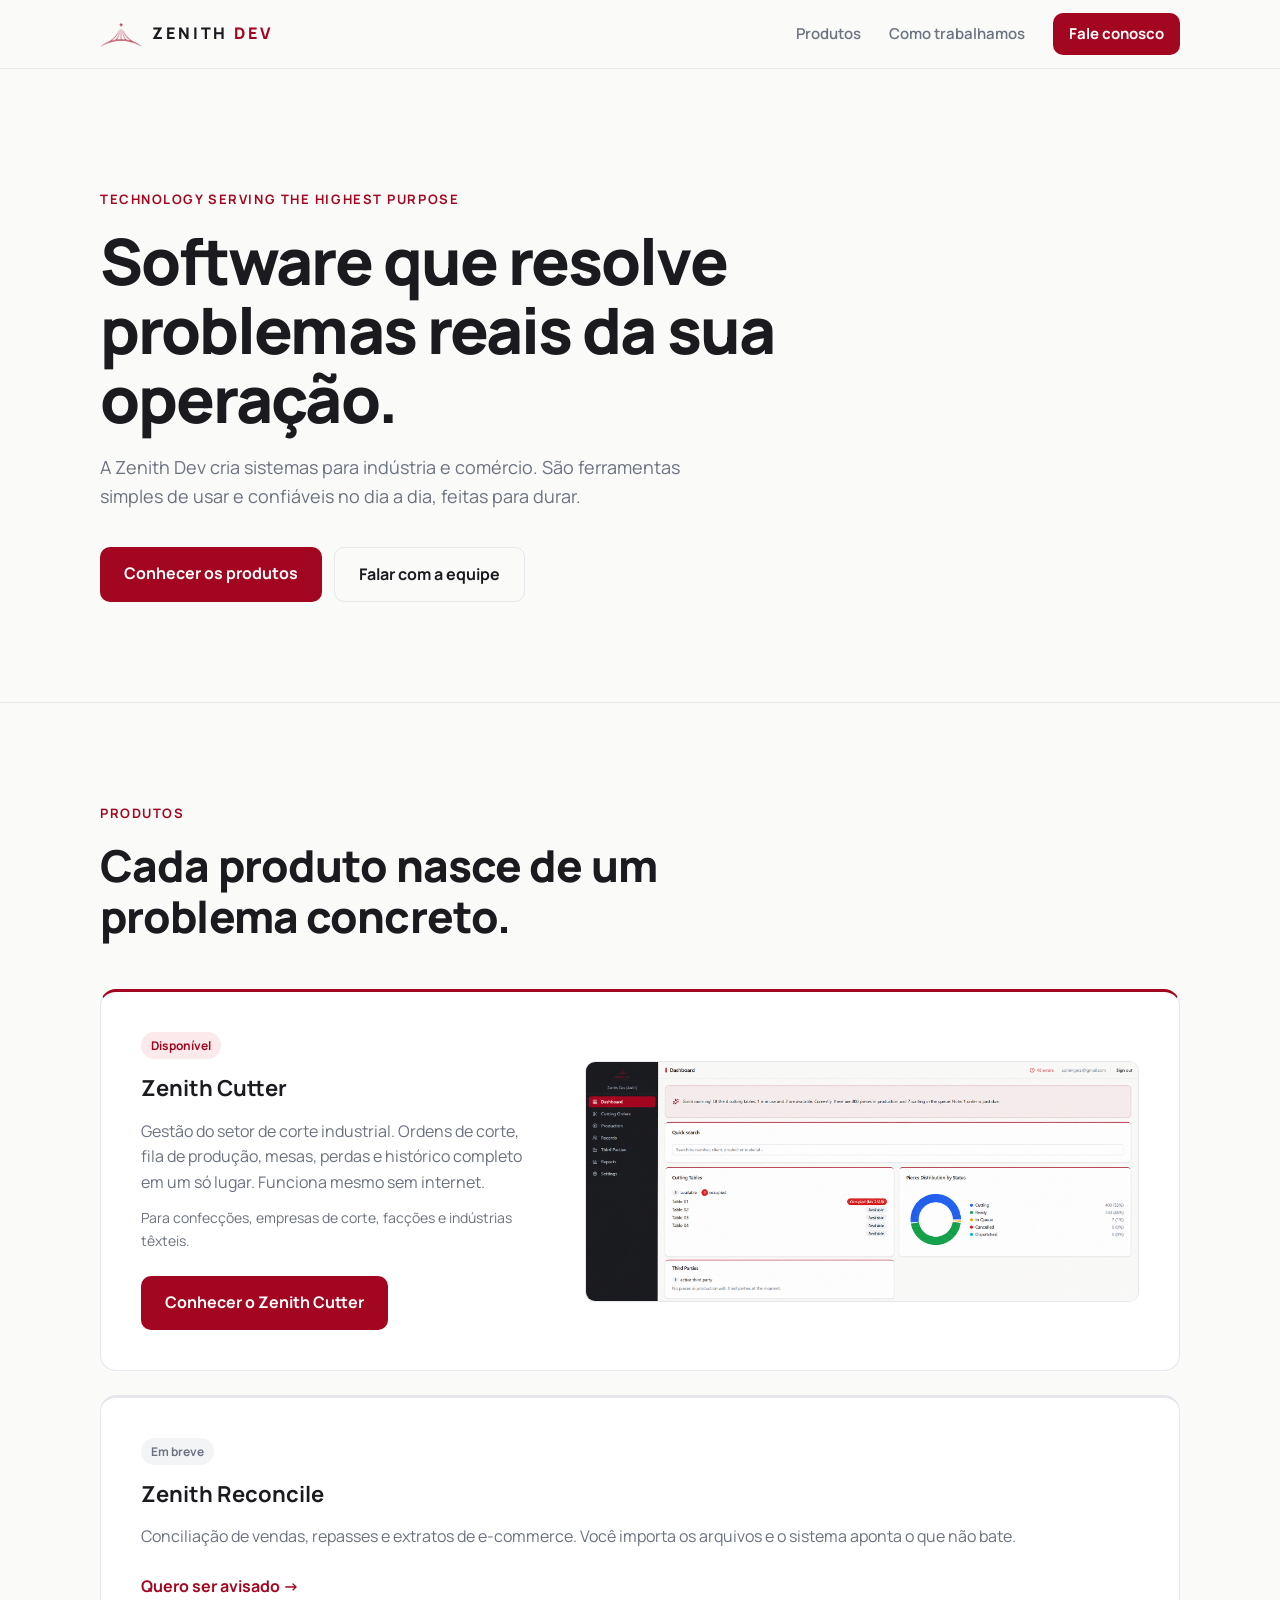
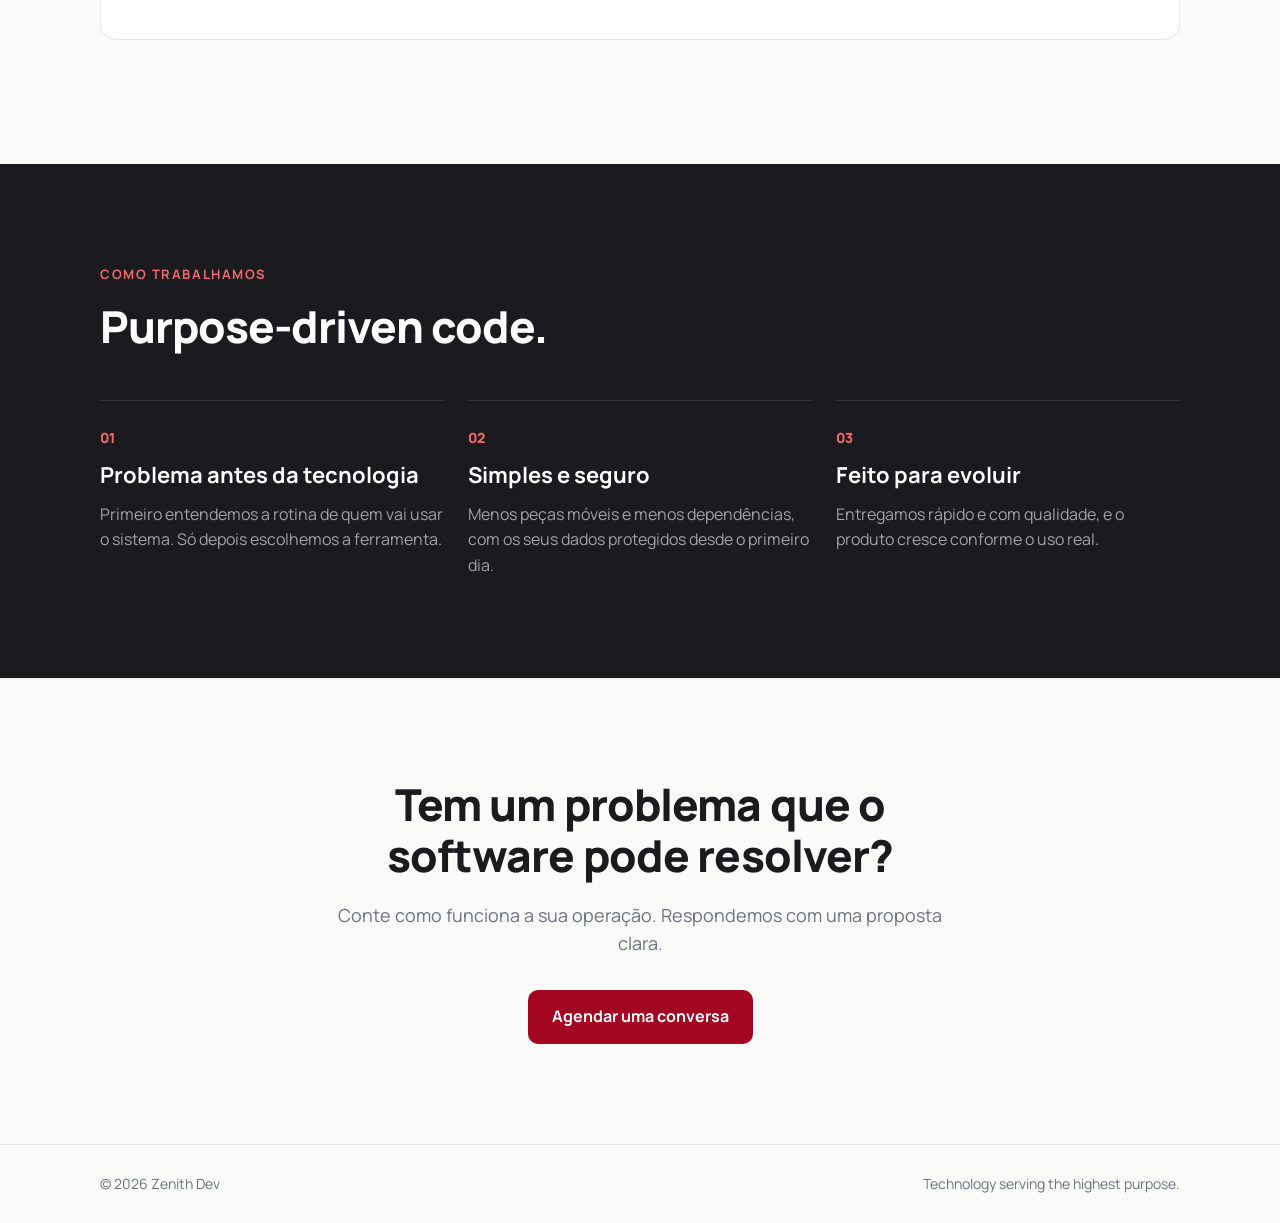
<file: index.html>
<!doctype html>
<html lang="pt-BR">
<head>
  <meta charset="utf-8">
  <meta name="viewport" content="width=device-width, initial-scale=1">
  <title>Zenith Dev | Tecnologia a serviço de um propósito</title>
  <meta name="description" content="A Zenith Dev cria software para problemas reais da indústria e do comércio: Zenith Cutter, Zenith Reconcile e projetos sob medida.">
  <link rel="icon" href="assets/logo-mark.png">
  <link rel="preconnect" href="https://fonts.googleapis.com">
  <link rel="preconnect" href="https://fonts.gstatic.com" crossorigin>
  <link href="https://fonts.googleapis.com/css2?family=Manrope:wght@400;500;600;700;800&display=swap" rel="stylesheet">
  <link rel="stylesheet" href="styles.css">
</head>
<body>
  <header class="nav">
    <div class="wrap nav-inner">
      <a href="#" class="brand" aria-label="Zenith Dev, início">
        <span class="mark" aria-hidden="true"></span>
        <span>ZENITH <small>DEV</small></span>
      </a>
      <nav aria-label="Principal">
        <a href="#produtos">Produtos</a>
        <a href="#principios">Como trabalhamos</a>
        <a href="#contato" class="btn btn-sm">Fale conosco</a>
      </nav>
    </div>
  </header>

  <main>
    <section class="hero">
      <div class="wrap">
        <p class="eyebrow">Technology serving the highest purpose</p>
        <h1>Software que resolve problemas reais da sua operação.</h1>
        <p class="lead">A Zenith Dev cria sistemas para indústria e comércio. São ferramentas simples de usar e confiáveis no dia a dia, feitas para durar.</p>
        <div class="actions">
          <a href="#produtos" class="btn">Conhecer os produtos</a>
          <a href="#contato" class="btn btn-ghost">Falar com a equipe</a>
        </div>
      </div>
    </section>

    <section id="produtos" class="section">
      <div class="wrap">
        <p class="eyebrow">Produtos</p>
        <h2>Cada produto nasce de um problema concreto.</h2>

        <article class="product">
          <div class="product-text">
            <span class="tag">Disponível</span>
            <h3>Zenith Cutter</h3>
            <p>Gestão do setor de corte industrial. Ordens de corte, fila de produção, mesas, perdas e histórico completo em um só lugar. Funciona mesmo sem internet.</p>
            <p class="for">Para confecções, empresas de corte, facções e indústrias têxteis.</p>
            <a href="/zenithcutter" class="btn">Conhecer o Zenith Cutter</a>
          </div>
          <img src="assets/cutter-dashboard.png" alt="Painel do Zenith Cutter com mesas de corte e peças por status" loading="lazy" width="1905" height="825">
        </article>

        <article class="product product-soon">
          <div class="product-text">
            <span class="tag tag-muted">Em breve</span>
            <h3>Zenith Reconcile</h3>
            <p>Conciliação de vendas, repasses e extratos de e-commerce. Você importa os arquivos e o sistema aponta o que não bate.</p>
            <a href="#contato" class="link">Quero ser avisado →</a>
          </div>
        </article>
      </div>
    </section>

    <section id="principios" class="section section-dark">
      <div class="wrap">
        <p class="eyebrow">Como trabalhamos</p>
        <h2>Purpose-driven code.</h2>
        <ol class="steps">
          <li><span>01</span><h3>Problema antes da tecnologia</h3><p>Primeiro entendemos a rotina de quem vai usar o sistema. Só depois escolhemos a ferramenta.</p></li>
          <li><span>02</span><h3>Simples e seguro</h3><p>Menos peças móveis e menos dependências, com os seus dados protegidos desde o primeiro dia.</p></li>
          <li><span>03</span><h3>Feito para evoluir</h3><p>Entregamos rápido e com qualidade, e o produto cresce conforme o uso real.</p></li>
        </ol>
      </div>
    </section>

    <section id="contato" class="section cta">
      <div class="wrap">
        <h2>Tem um problema que o software pode resolver?</h2>
        <p class="lead">Conte como funciona a sua operação. Respondemos com uma proposta clara.</p>
        <a href="/zenithcutter/thankyou" class="btn">Agendar uma conversa</a>
      </div>
    </section>
  </main>

  <footer class="footer">
    <div class="wrap footer-inner">
      <span>© 2026 Zenith Dev</span>
      <span>Technology serving the highest purpose.</span>
    </div>
  </footer>
</body>
</html>
</file>
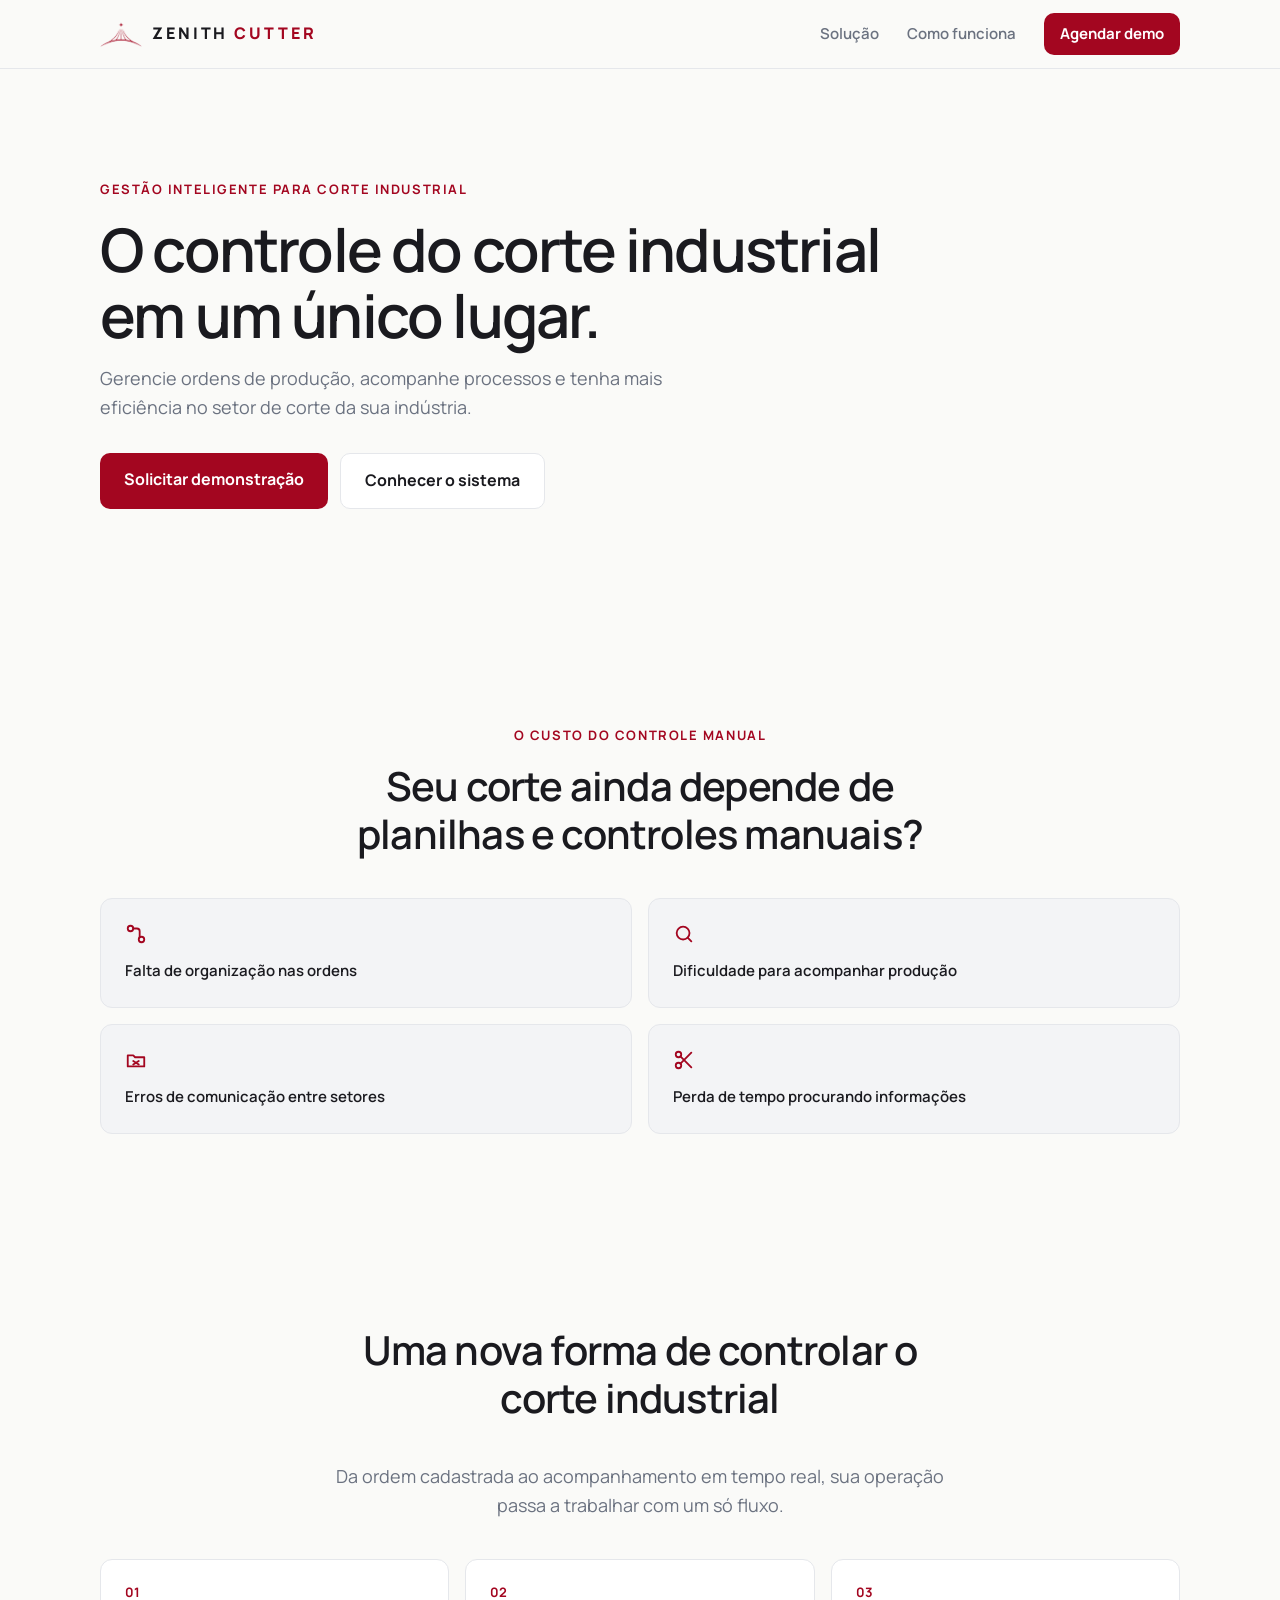
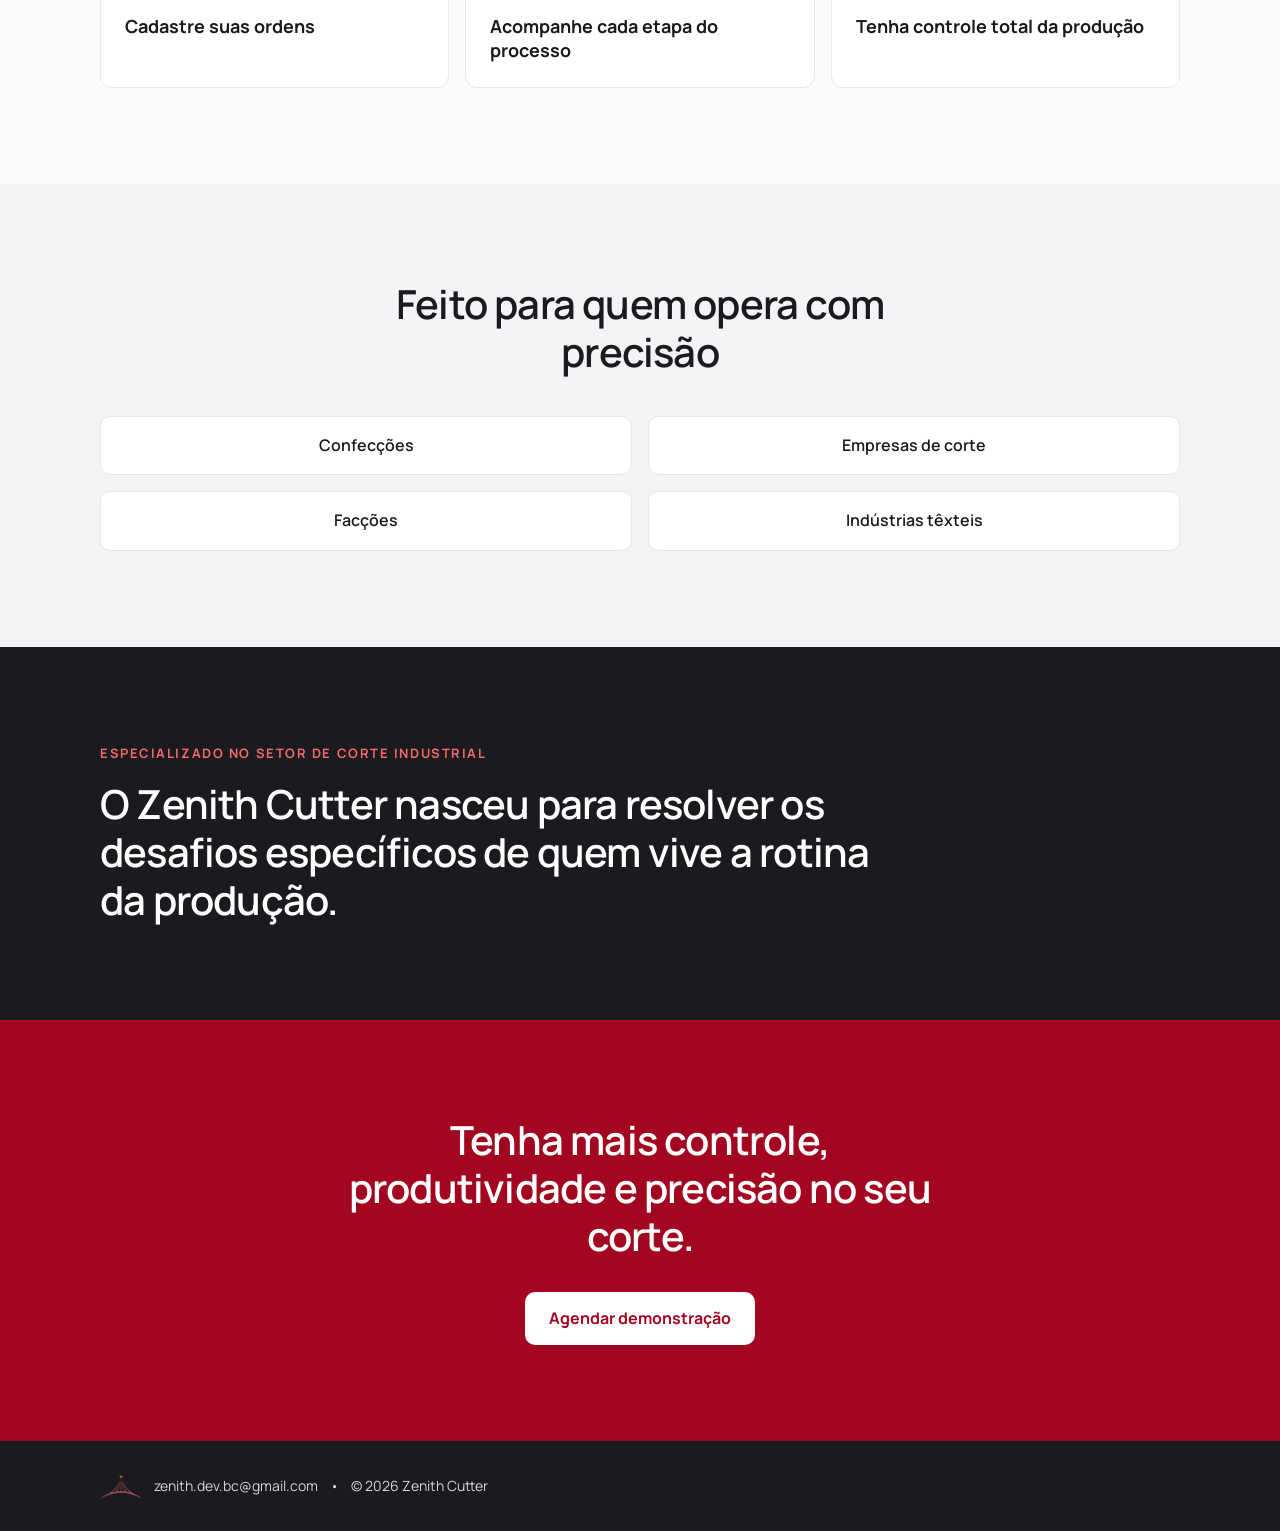
<file: cutter/index.html>
<!doctype html>
<html lang="pt-BR">
<head>
  <meta charset="utf-8">
  <meta name="viewport" content="width=device-width, initial-scale=1">
  <title>Zenith Cutter - Controle de verdade</title>
  <meta name="description" content="Gestão inteligente para operações de corte industrial.">
  <meta property="og:title" content="Zenith Cutter - Controle de verdade">
  <meta property="og:description" content="Gestão inteligente para operações de corte industrial.">
  <link rel="icon" href="assets/logo-mark.png">
  <link rel="preconnect" href="https://fonts.googleapis.com">
  <link rel="preconnect" href="https://fonts.gstatic.com" crossorigin>
  <link href="https://fonts.googleapis.com/css2?family=Manrope:wght@400;500;600;700;800&display=swap" rel="stylesheet">
  <link rel="stylesheet" href="styles.css">
</head>
<body>
  <header class="nav">
    <div class="wrap nav-inner">
      <a href="#" class="brand" aria-label="Zenith Cutter, início">
        <span class="mark" aria-hidden="true"></span>
        <span>ZENITH <small>CUTTER</small></span>
      </a>
      <nav aria-label="Principal">
        <a href="#solucao">Solução</a>
        <a href="#processo">Como funciona</a>
        <a href="thankyou" class="btn btn-sm">Agendar demo</a>
      </nav>
    </div>
  </header>

  <main>
    <section class="hero">
      <div class="wrap">
        <p class="eyebrow">Gestão inteligente para corte industrial</p>
        <h1>O controle do corte industrial em um único lugar.</h1>
        <p class="lead">Gerencie ordens de produção, acompanhe processos e tenha mais eficiência no setor de corte da sua indústria.</p>
        <div class="actions">
          <a href="thankyou" class="btn">Solicitar demonstração</a>
          <a href="#solucao" class="btn btn-ghost">Conhecer o sistema</a>
        </div>
      </div>
    </section>

    <section class="section center">
      <div class="wrap">
        <p class="eyebrow">O custo do controle manual</p>
        <h2>Seu corte ainda depende de planilhas e controles manuais?</h2>
        <ul class="grid-2 pains">
          <li><svg viewBox="0 0 24 24" aria-hidden="true"><circle cx="6" cy="6" r="3"/><circle cx="18" cy="18" r="3"/><path d="M9 6h4a3 3 0 0 1 3 3v6"/></svg>Falta de organização nas ordens</li>
          <li><svg viewBox="0 0 24 24" aria-hidden="true"><circle cx="11" cy="11" r="7"/><path d="m20 20-4-4"/></svg>Dificuldade para acompanhar produção</li>
          <li><svg viewBox="0 0 24 24" aria-hidden="true"><path d="M3 7h6l2 2h10v10H3z"/><path d="m9 13 6 4m0-4-6 4"/></svg>Erros de comunicação entre setores</li>
          <li><svg viewBox="0 0 24 24" aria-hidden="true"><circle cx="6" cy="6" r="3"/><circle cx="6" cy="18" r="3"/><path d="M8.1 8.1 20 20M8.1 15.9 20 4"/></svg>Perda de tempo procurando informações</li>
        </ul>
      </div>
    </section>

    <section id="solucao" class="section center">
      <div class="wrap">
        <h2>Uma nova forma de controlar o corte industrial</h2>
        <p class="lead" id="processo">Da ordem cadastrada ao acompanhamento em tempo real, sua operação passa a trabalhar com um só fluxo.</p>
        <ol class="steps">
          <li><span>01</span>Cadastre suas ordens</li>
          <li><span>02</span>Acompanhe cada etapa do processo</li>
          <li><span>03</span>Tenha controle total da produção</li>
        </ol>
      </div>
    </section>

    <section class="section section-gray center">
      <div class="wrap">
        <h2>Feito para quem opera com precisão</h2>
        <ul class="grid-2 segments">
          <li>Confecções</li>
          <li>Empresas de corte</li>
          <li>Facções</li>
          <li>Indústrias têxteis</li>
        </ul>
      </div>
    </section>

    <section class="section section-dark">
      <div class="wrap">
        <p class="eyebrow">Especializado no setor de corte industrial</p>
        <h2 class="wide">O Zenith Cutter nasceu para resolver os desafios específicos de quem vive a rotina da produção.</h2>
      </div>
    </section>

    <section class="section section-red center">
      <div class="wrap">
        <h2>Tenha mais controle, produtividade e precisão no seu corte.</h2>
        <a href="thankyou" class="btn btn-white">Agendar demonstração</a>
      </div>
    </section>
  </main>

  <footer class="footer">
    <div class="wrap footer-inner">
      <span class="mark" aria-hidden="true"></span>
      <a href="mailto:zenith.dev.bc@gmail.com">zenith.dev.bc@gmail.com</a>
      <span>•</span>
      <span>© 2026 Zenith Cutter</span>
    </div>
  </footer>
</body>
</html>
</file>
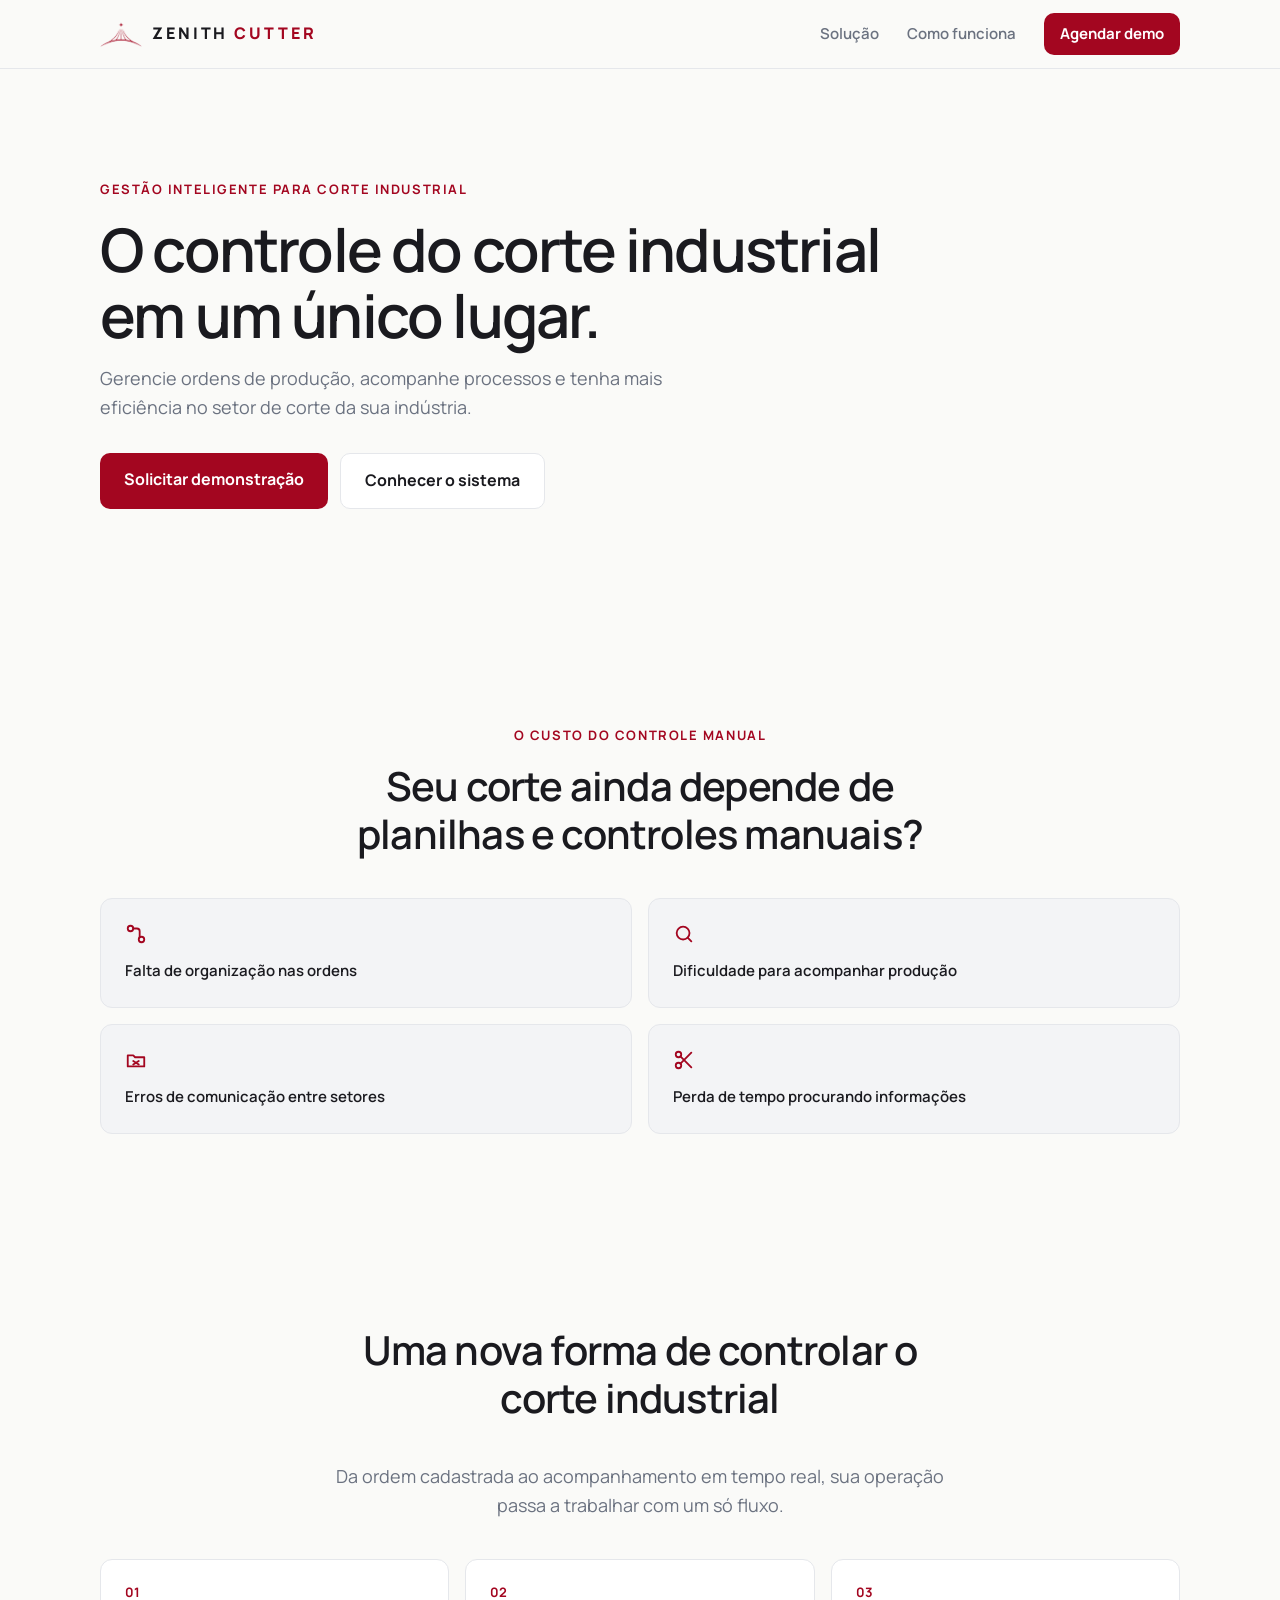
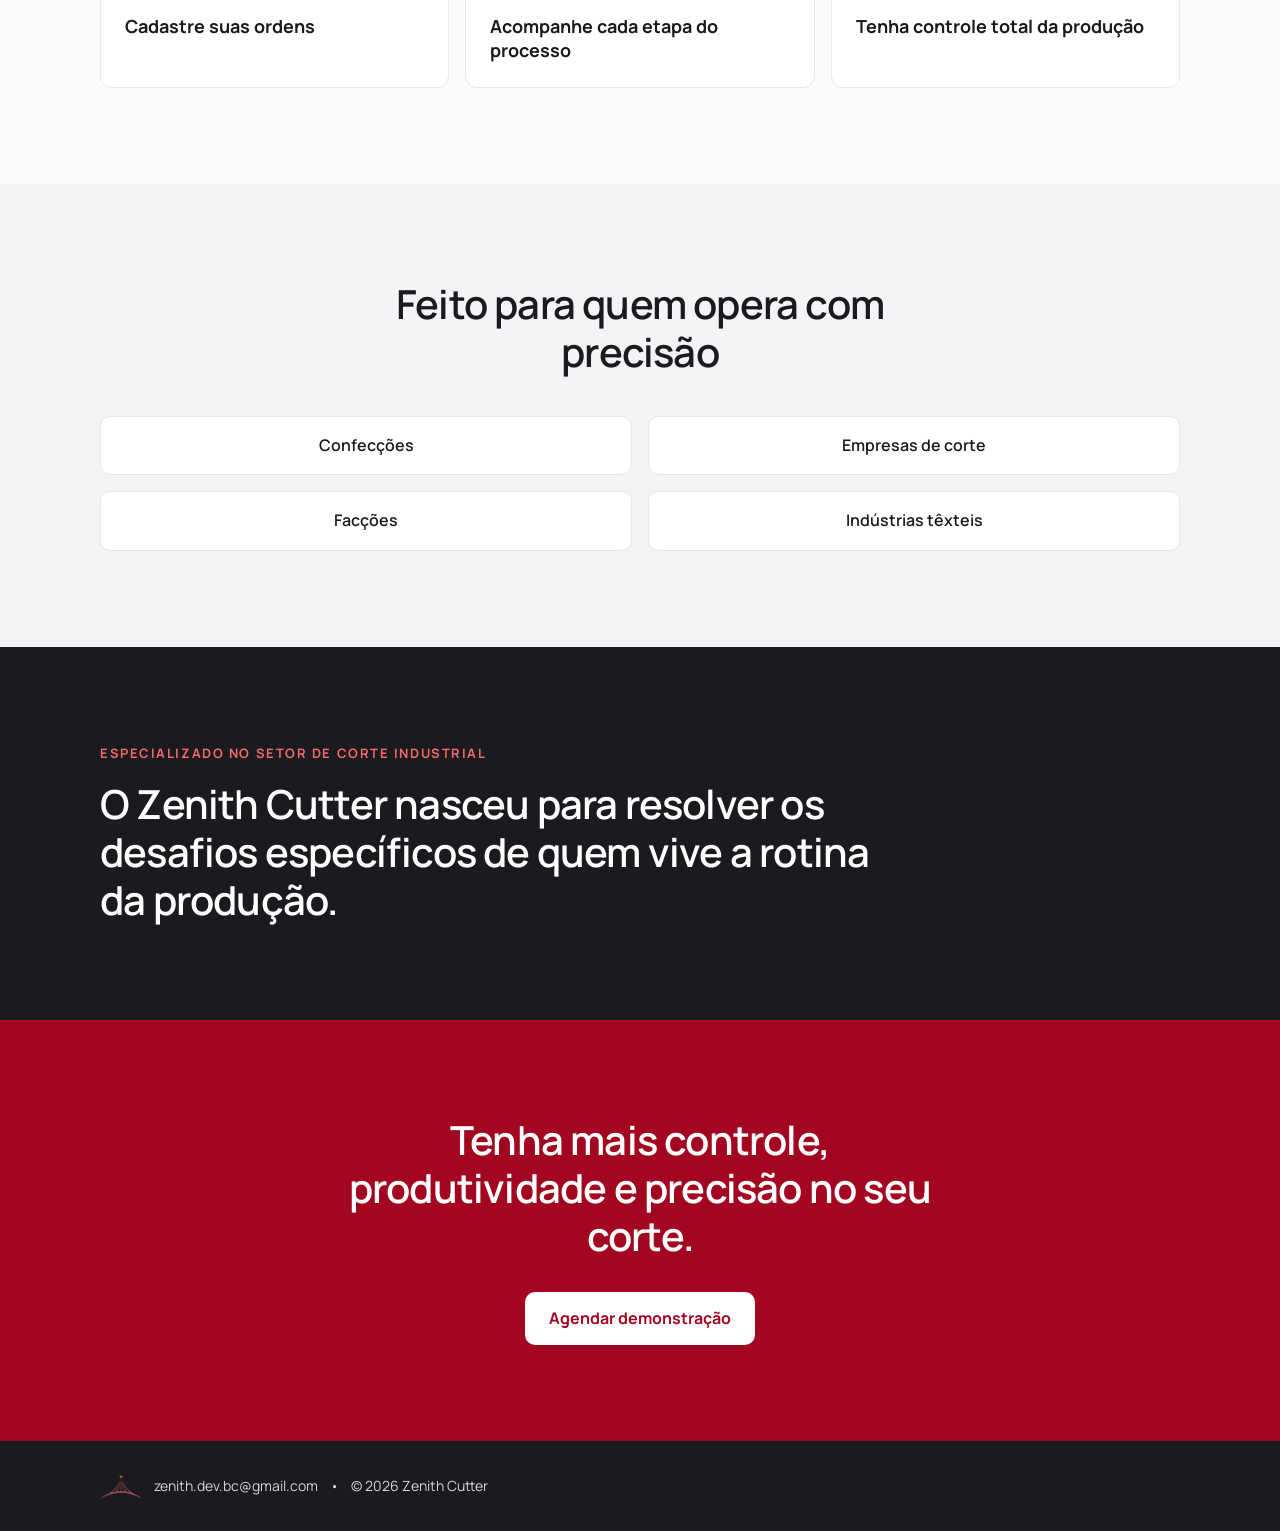
<file: zenithcutter/index.html>
<!doctype html>
<html lang="pt-BR">
<head>
  <meta charset="utf-8">
  <meta name="viewport" content="width=device-width, initial-scale=1">
  <title>Zenith Cutter - Controle de verdade</title>
  <meta name="description" content="Gestão inteligente para operações de corte industrial.">
  <meta property="og:title" content="Zenith Cutter - Controle de verdade">
  <meta property="og:description" content="Gestão inteligente para operações de corte industrial.">
  <link rel="icon" href="/zenithcutter/assets/logo-mark.png">
  <link rel="preconnect" href="https://fonts.googleapis.com">
  <link rel="preconnect" href="https://fonts.gstatic.com" crossorigin>
  <link href="https://fonts.googleapis.com/css2?family=Manrope:wght@400;500;600;700;800&display=swap" rel="stylesheet">
  <link rel="stylesheet" href="/zenithcutter/styles.css">
</head>
<body>
  <header class="nav">
    <div class="wrap nav-inner">
      <a href="#" class="brand" aria-label="Zenith Cutter, início">
        <span class="mark" aria-hidden="true"></span>
        <span>ZENITH <small>CUTTER</small></span>
      </a>
      <nav aria-label="Principal">
        <a href="#solucao">Solução</a>
        <a href="#processo">Como funciona</a>
        <a href="/zenithcutter/thankyou" class="btn btn-sm">Agendar demo</a>
      </nav>
    </div>
  </header>

  <main>
    <section class="hero">
      <div class="wrap">
        <p class="eyebrow">Gestão inteligente para corte industrial</p>
        <h1>O controle do corte industrial em um único lugar.</h1>
        <p class="lead">Gerencie ordens de produção, acompanhe processos e tenha mais eficiência no setor de corte da sua indústria.</p>
        <div class="actions">
          <a href="/zenithcutter/thankyou" class="btn">Solicitar demonstração</a>
          <a href="#solucao" class="btn btn-ghost">Conhecer o sistema</a>
        </div>
      </div>
    </section>

    <section class="section center">
      <div class="wrap">
        <p class="eyebrow">O custo do controle manual</p>
        <h2>Seu corte ainda depende de planilhas e controles manuais?</h2>
        <ul class="grid-2 pains">
          <li><svg viewBox="0 0 24 24" aria-hidden="true"><circle cx="6" cy="6" r="3"/><circle cx="18" cy="18" r="3"/><path d="M9 6h4a3 3 0 0 1 3 3v6"/></svg>Falta de organização nas ordens</li>
          <li><svg viewBox="0 0 24 24" aria-hidden="true"><circle cx="11" cy="11" r="7"/><path d="m20 20-4-4"/></svg>Dificuldade para acompanhar produção</li>
          <li><svg viewBox="0 0 24 24" aria-hidden="true"><path d="M3 7h6l2 2h10v10H3z"/><path d="m9 13 6 4m0-4-6 4"/></svg>Erros de comunicação entre setores</li>
          <li><svg viewBox="0 0 24 24" aria-hidden="true"><circle cx="6" cy="6" r="3"/><circle cx="6" cy="18" r="3"/><path d="M8.1 8.1 20 20M8.1 15.9 20 4"/></svg>Perda de tempo procurando informações</li>
        </ul>
      </div>
    </section>

    <section id="solucao" class="section center">
      <div class="wrap">
        <h2>Uma nova forma de controlar o corte industrial</h2>
        <p class="lead" id="processo">Da ordem cadastrada ao acompanhamento em tempo real, sua operação passa a trabalhar com um só fluxo.</p>
        <ol class="steps">
          <li><span>01</span>Cadastre suas ordens</li>
          <li><span>02</span>Acompanhe cada etapa do processo</li>
          <li><span>03</span>Tenha controle total da produção</li>
        </ol>
      </div>
    </section>

    <section class="section section-gray center">
      <div class="wrap">
        <h2>Feito para quem opera com precisão</h2>
        <ul class="grid-2 segments">
          <li>Confecções</li>
          <li>Empresas de corte</li>
          <li>Facções</li>
          <li>Indústrias têxteis</li>
        </ul>
      </div>
    </section>

    <section class="section section-dark">
      <div class="wrap">
        <p class="eyebrow">Especializado no setor de corte industrial</p>
        <h2 class="wide">O Zenith Cutter nasceu para resolver os desafios específicos de quem vive a rotina da produção.</h2>
      </div>
    </section>

    <section class="section section-red center">
      <div class="wrap">
        <h2>Tenha mais controle, produtividade e precisão no seu corte.</h2>
        <a href="/zenithcutter/thankyou" class="btn btn-white">Agendar demonstração</a>
      </div>
    </section>
  </main>

  <footer class="footer">
    <div class="wrap footer-inner">
      <span class="mark" aria-hidden="true"></span>
      <a href="mailto:zenith.dev.bc@gmail.com">zenith.dev.bc@gmail.com</a>
      <span>•</span>
      <span>© 2026 Zenith Cutter</span>
    </div>
  </footer>
</body>
</html>
</file>
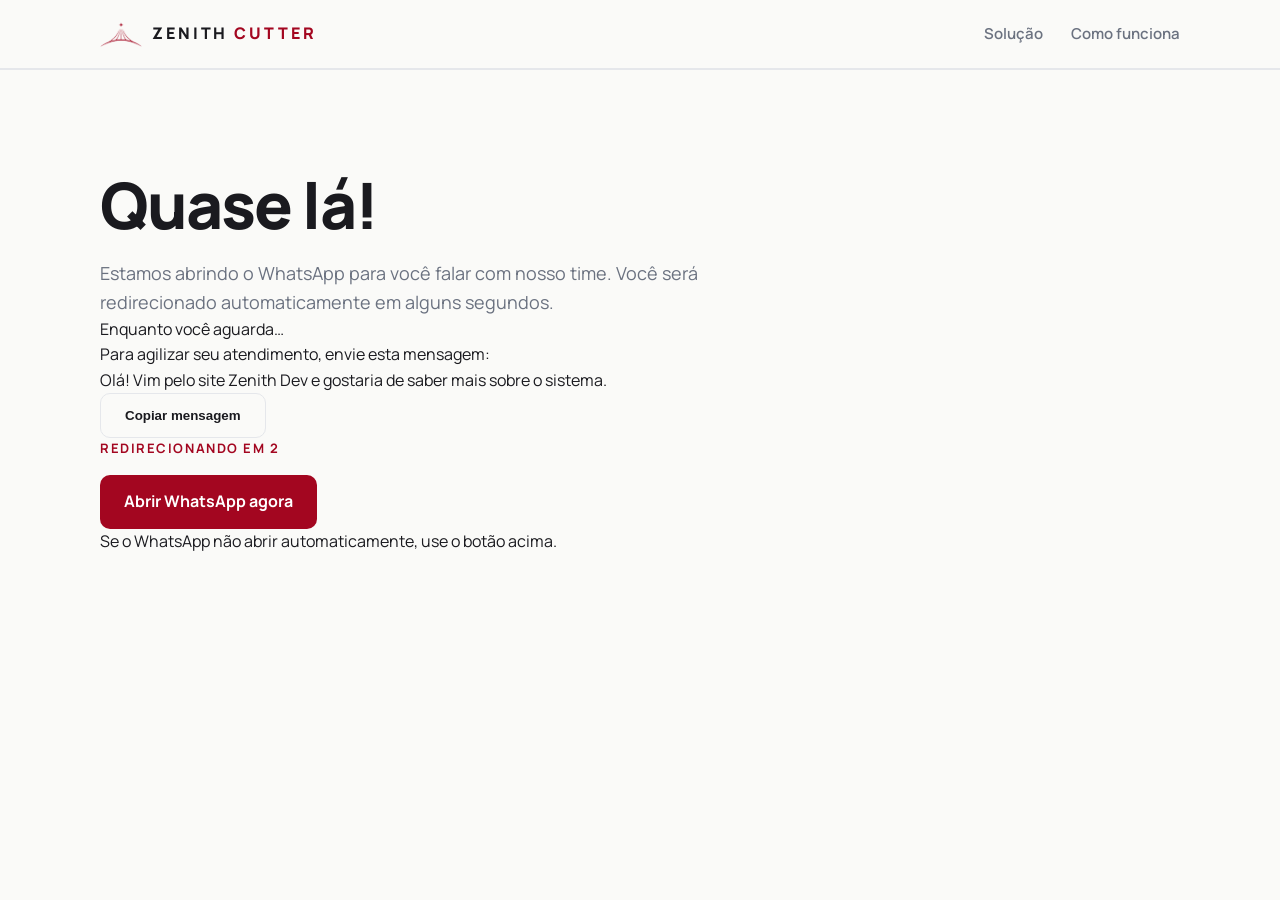
<file: thankyou.html>
<!doctype html>
<html lang="pt-BR">
<head>
  <meta charset="utf-8">
  <meta name="viewport" content="width=device-width, initial-scale=1">
  <title>Zenith Cutter - Controle de verdade</title>
  <meta name="description" content="Gestão inteligente para operações de corte industrial.">
  <meta name="robots" content="noindex">
  <link rel="icon" href="assets/logo-mark.png">
  <link rel="preconnect" href="https://fonts.googleapis.com">
  <link rel="preconnect" href="https://fonts.gstatic.com" crossorigin>
  <link href="https://fonts.googleapis.com/css2?family=Manrope:wght@400;500;600;700;800&display=swap" rel="stylesheet">
  <link rel="stylesheet" href="styles.css">
</head>
<body>
  <header class="nav">
    <div class="wrap nav-inner">
      <a href="./" class="brand" aria-label="Zenith Cutter, início">
        <span class="mark" aria-hidden="true"></span>
        <span>ZENITH <small>CUTTER</small></span>
      </a>
      <nav aria-label="Principal">
        <a href="./#solucao">Solução</a>
        <a href="./#processo">Como funciona</a>
      </nav>
    </div>
  </header>

  <main class="section thanks center">
    <div class="wrap">
      <h1>Quase lá!</h1>
      <p class="lead">Estamos abrindo o WhatsApp para você falar com nosso time. Você será redirecionado automaticamente em alguns segundos.</p>

      <div class="card">
        <p class="card-title">Enquanto você aguarda…</p>
        <p>Para agilizar seu atendimento, envie esta mensagem:</p>
        <blockquote id="msg">Olá! Vim pelo site Zenith Dev e gostaria de saber mais sobre o sistema.</blockquote>
        <button type="button" class="btn btn-ghost" id="copy">Copiar mensagem</button>
      </div>

      <p class="eyebrow countdown" aria-live="polite">Redirecionando em <strong id="count">3</strong></p>
      <a id="wa" class="btn" href="https://wa.me/5516993717090">Abrir WhatsApp agora</a>
      <p class="hint">Se o WhatsApp não abrir automaticamente, use o botão acima.</p>
    </div>
  </main>

  <script>
    const message = document.getElementById('msg').textContent;
    const wa = document.getElementById('wa');
    wa.href += '?text=' + encodeURIComponent(message);

    document.getElementById('copy').addEventListener('click', async (event) => {
      try {
        await navigator.clipboard.writeText(message);
        event.target.textContent = 'Mensagem copiada';
      } catch {
        event.target.textContent = 'Não foi possível copiar';
      }
    });

    let seconds = 3;
    const count = document.getElementById('count');
    const timer = setInterval(() => {
      seconds -= 1;
      count.textContent = seconds;
      if (seconds === 0) {
        clearInterval(timer);
        location.href = wa.href;
      }
    }, 1000);
  </script>
</body>
</html>
</file>
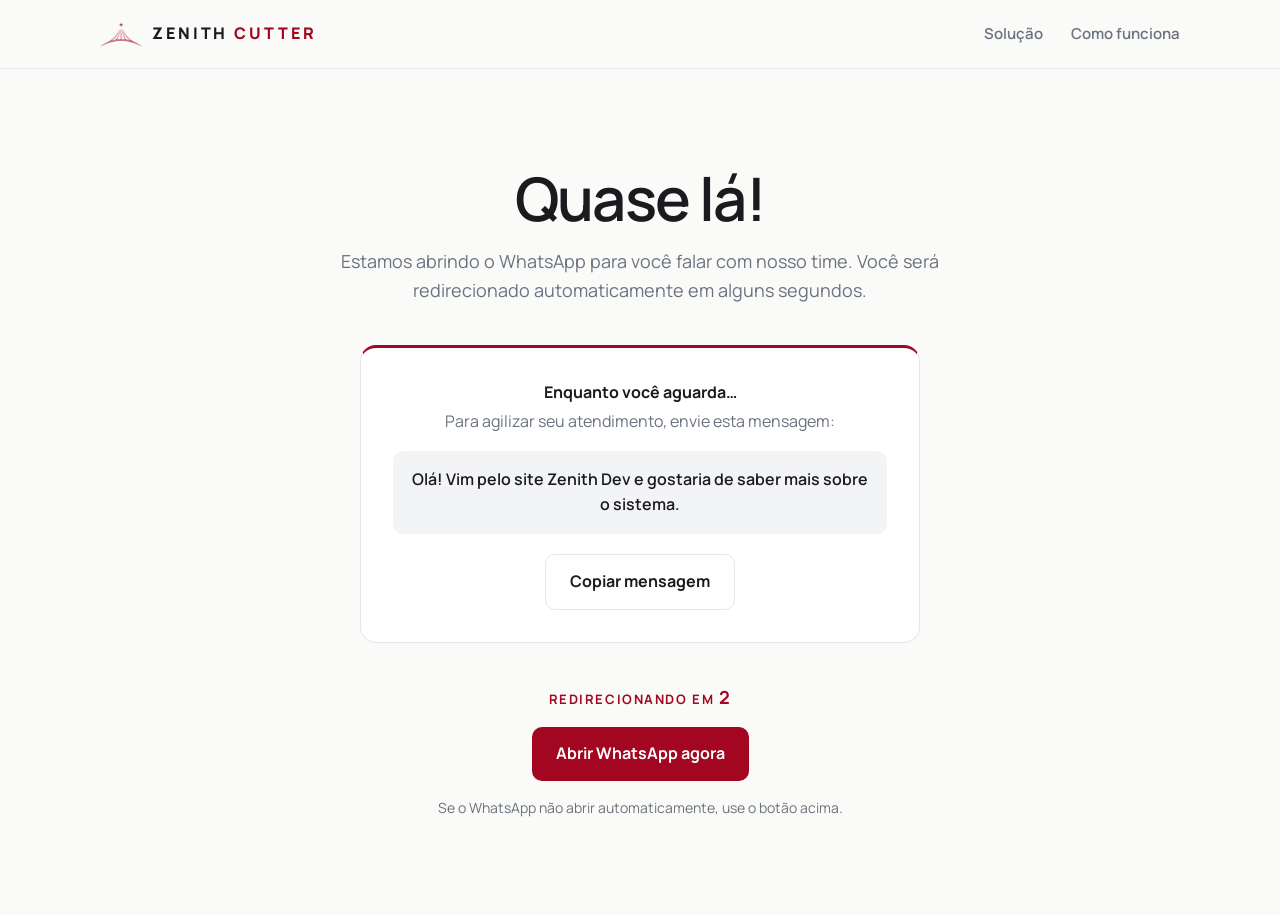
<file: zenithcutter/thankyou.html>
<!doctype html>
<html lang="pt-BR">
<head>
  <meta charset="utf-8">
  <meta name="viewport" content="width=device-width, initial-scale=1">
  <title>Zenith Cutter - Controle de verdade</title>
  <meta name="description" content="Gestão inteligente para operações de corte industrial.">
  <meta name="robots" content="noindex">
  <link rel="icon" href="/zenithcutter/assets/logo-mark.png">
  <link rel="preconnect" href="https://fonts.googleapis.com">
  <link rel="preconnect" href="https://fonts.gstatic.com" crossorigin>
  <link href="https://fonts.googleapis.com/css2?family=Manrope:wght@400;500;600;700;800&display=swap" rel="stylesheet">
  <link rel="stylesheet" href="/zenithcutter/styles.css">
</head>
<body>
  <header class="nav">
    <div class="wrap nav-inner">
      <a href="/zenithcutter" class="brand" aria-label="Zenith Cutter, início">
        <span class="mark" aria-hidden="true"></span>
        <span>ZENITH <small>CUTTER</small></span>
      </a>
      <nav aria-label="Principal">
        <a href="/zenithcutter#solucao">Solução</a>
        <a href="/zenithcutter#processo">Como funciona</a>
      </nav>
    </div>
  </header>

  <main class="section thanks center">
    <div class="wrap">
      <h1>Quase lá!</h1>
      <p class="lead">Estamos abrindo o WhatsApp para você falar com nosso time. Você será redirecionado automaticamente em alguns segundos.</p>

      <div class="card">
        <p class="card-title">Enquanto você aguarda…</p>
        <p>Para agilizar seu atendimento, envie esta mensagem:</p>
        <blockquote id="msg">Olá! Vim pelo site Zenith Dev e gostaria de saber mais sobre o sistema.</blockquote>
        <button type="button" class="btn btn-ghost" id="copy">Copiar mensagem</button>
      </div>

      <p class="eyebrow countdown" aria-live="polite">Redirecionando em <strong id="count">3</strong></p>
      <a id="wa" class="btn" href="https://wa.me/5516993717090">Abrir WhatsApp agora</a>
      <p class="hint">Se o WhatsApp não abrir automaticamente, use o botão acima.</p>
    </div>
  </main>

  <script>
    const message = document.getElementById('msg').textContent;
    const wa = document.getElementById('wa');
    wa.href += '?text=' + encodeURIComponent(message);

    document.getElementById('copy').addEventListener('click', async (event) => {
      try {
        await navigator.clipboard.writeText(message);
        event.target.textContent = 'Mensagem copiada';
      } catch {
        event.target.textContent = 'Não foi possível copiar';
      }
    });

    let seconds = 3;
    const count = document.getElementById('count');
    const timer = setInterval(() => {
      seconds -= 1;
      count.textContent = seconds;
      if (seconds === 0) {
        clearInterval(timer);
        location.href = wa.href;
      }
    }, 1000);
  </script>
</body>
</html>
</file>
<file: styles.css>
/* Paleta e fonte iguais à landing do Zenith Cutter */
:root {
  --red: #a30620;
  --red-soft: #f26a6a;
  --bg: #fafaf8;
  --ink: #1a1a1f;
  --muted: #6b7280;
  --line: #e5e7eb;
}

* { box-sizing: border-box; margin: 0; }
html { scroll-behavior: smooth; }
body { font-family: Manrope, system-ui, sans-serif; background: var(--bg); color: var(--ink); line-height: 1.6; }
img { max-width: 100%; height: auto; display: block; }
a { color: inherit; }

.wrap { max-width: 1120px; margin: 0 auto; padding: 0 20px; }

.eyebrow { color: var(--red); font-size: 13px; font-weight: 700; letter-spacing: .12em; text-transform: uppercase; margin-bottom: 16px; }
h1 { font-size: clamp(36px, 6vw, 64px); line-height: 1.08; letter-spacing: -.03em; font-weight: 800; max-width: 16ch; }
h2 { font-size: clamp(28px, 4vw, 44px); line-height: 1.15; letter-spacing: -.02em; font-weight: 800; max-width: 22ch; }
h3 { font-size: 22px; font-weight: 700; }
.lead { color: var(--muted); font-size: 18px; max-width: 56ch; margin-top: 20px; }

.btn { display: inline-block; background: var(--red); color: #fff; text-decoration: none; font-weight: 700; padding: 14px 24px; border-radius: 10px; transition: background .15s; }
.btn:hover { background: #870519; }
.btn:focus-visible, a:focus-visible { outline: 3px solid var(--red-soft); outline-offset: 3px; }
.btn-ghost { background: transparent; color: var(--ink); border: 1px solid var(--line); }
.btn-ghost:hover { background: #fff; }
.btn-sm { padding: 9px 16px; }
.link { color: var(--red); font-weight: 700; text-decoration: none; }

.nav { position: sticky; top: 0; z-index: 10; background: rgba(250, 250, 248, .9); backdrop-filter: blur(8px); border-bottom: 1px solid var(--line); }
.nav-inner { display: flex; align-items: center; justify-content: space-between; height: 68px; }
.brand { display: flex; align-items: center; gap: 10px; text-decoration: none; font-weight: 800; letter-spacing: .18em; }
.brand small { color: var(--red); font-size: inherit; }
/* O logo-mark original é rosa claro; a máscara recolore para o vermelho da marca */
.mark { width: 42px; height: 26px; background: var(--red); -webkit-mask: url(assets/logo-mark.png) center / contain no-repeat; mask: url(assets/logo-mark.png) center / contain no-repeat; }
nav { display: flex; align-items: center; gap: 28px; font-weight: 600; font-size: 15px; }
nav a:not(.btn) { text-decoration: none; color: var(--muted); }
nav a:not(.btn):hover { color: var(--ink); }

.hero { padding: 120px 0 100px; }
.actions { display: flex; flex-wrap: wrap; gap: 12px; margin-top: 36px; }

.section { padding: 100px 0; border-top: 1px solid var(--line); }
.section h2 { margin-bottom: 48px; }

.product { display: grid; grid-template-columns: 1fr 1.4fr; gap: 48px; align-items: center; background: #fff; border: 1px solid var(--line); border-top: 3px solid var(--red); border-radius: 16px; padding: 40px; margin-bottom: 24px; }
.product img { border-radius: 10px; border: 1px solid var(--line); }
.product p { color: var(--muted); margin: 12px 0 24px; }
.product .for { font-size: 14px; margin-top: -12px; }
.product-soon { grid-template-columns: 1fr; border-top-color: var(--line); }
.tag { display: inline-block; font-size: 12px; font-weight: 700; padding: 4px 10px; border-radius: 99px; background: #fbe9ec; color: var(--red); margin-bottom: 12px; }
.tag-muted { background: #f3f4f6; color: var(--muted); }

.section-dark { background: var(--ink); color: #fff; border: 0; }
.section-dark .eyebrow { color: var(--red-soft); }
.steps { list-style: none; padding: 0; display: grid; grid-template-columns: repeat(3, 1fr); gap: 24px; }
.steps li { border-top: 1px solid #33333a; padding-top: 24px; }
.steps span { color: var(--red-soft); font-weight: 800; font-size: 14px; }
.steps h3 { margin: 8px 0; }
.steps p { color: #a1a1aa; }

.cta { text-align: center; }
.cta h2, .cta .lead { margin-left: auto; margin-right: auto; }
.cta h2 { margin-bottom: 0; }
.cta .btn { margin-top: 32px; }

.footer { border-top: 1px solid var(--line); padding: 28px 0; color: var(--muted); font-size: 14px; }
.footer-inner { display: flex; justify-content: space-between; gap: 12px; flex-wrap: wrap; }

@media (max-width: 800px) {
  nav a:not(.btn) { display: none; }
  .hero { padding: 72px 0 64px; }
  .section { padding: 64px 0; }
  .product { grid-template-columns: 1fr; padding: 24px; gap: 24px; }
  .steps { grid-template-columns: 1fr; }
}
</file>
<file: cutter/styles.css>
/* Mesma paleta e fonte do site Zenith Dev; pasta independente para virar projeto próprio na Vercel */
:root {
  --red: #a30620;
  --red-soft: #f26a6a;
  --bg: #fafaf8;
  --ink: #1a1a1f;
  --muted: #6b7280;
  --line: #e5e7eb;
  --gray: #f3f4f6;
}

* { box-sizing: border-box; margin: 0; }
html { scroll-behavior: smooth; }
body { font-family: Manrope, system-ui, sans-serif; background: var(--bg); color: var(--ink); line-height: 1.6; }
a { color: inherit; }
ul, ol { list-style: none; padding: 0; }

.wrap { max-width: 1120px; margin: 0 auto; padding: 0 20px; }
.center { text-align: center; }
.center h2, .center .lead { margin-left: auto; margin-right: auto; }

.eyebrow { color: var(--red); font-size: 13px; font-weight: 700; letter-spacing: .12em; text-transform: uppercase; margin-bottom: 16px; }
h1 { font-size: clamp(36px, 5.5vw, 60px); line-height: 1.1; letter-spacing: -.03em; font-weight: 600; max-width: 20ch; }
h2 { font-size: clamp(26px, 3.5vw, 40px); line-height: 1.2; letter-spacing: -.02em; font-weight: 600; max-width: 24ch; }
h2.wide { max-width: 30ch; }
.lead { color: var(--muted); font-size: 18px; max-width: 56ch; margin-top: 16px; }

.btn { display: inline-block; background: var(--red); color: #fff; text-decoration: none; font: inherit; font-weight: 700; padding: 14px 24px; border: 0; border-radius: 10px; cursor: pointer; transition: background .15s; }
.btn:hover { background: #870519; }
.btn:focus-visible, a:focus-visible { outline: 3px solid var(--red-soft); outline-offset: 3px; }
.btn-ghost { background: #fff; color: var(--ink); border: 1px solid var(--line); }
.btn-ghost:hover { background: var(--gray); }
.btn-white { background: #fff; color: var(--red); margin-top: 32px; }
.btn-white:hover { background: #fbe9ec; }
.btn-sm { padding: 9px 16px; }

.nav { position: sticky; top: 0; z-index: 10; background: rgba(250, 250, 248, .9); backdrop-filter: blur(8px); border-bottom: 1px solid var(--line); }
.nav-inner { display: flex; align-items: center; justify-content: space-between; height: 68px; }
.brand { display: flex; align-items: center; gap: 10px; text-decoration: none; font-weight: 800; letter-spacing: .18em; }
.brand small { color: var(--red); font-size: inherit; }
/* O logo-mark original é rosa claro; a máscara recolore para o vermelho da marca */
.mark { width: 42px; height: 26px; background: var(--red); -webkit-mask: url(assets/logo-mark.png) center / contain no-repeat; mask: url(assets/logo-mark.png) center / contain no-repeat; }
nav { display: flex; align-items: center; gap: 28px; font-weight: 600; font-size: 15px; }
nav a:not(.btn) { text-decoration: none; color: var(--muted); }
nav a:not(.btn):hover { color: var(--ink); }

.hero { padding: 110px 0 120px; }
.actions { display: flex; flex-wrap: wrap; gap: 12px; margin-top: 32px; }

.section { padding: 96px 0; }
.section h2 { margin-bottom: 40px; }
.section .lead + * { margin-top: 40px; }
#processo { scroll-margin-top: 140px; }

.grid-2 { display: grid; grid-template-columns: 1fr 1fr; gap: 16px; text-align: left; }
.pains li { background: var(--gray); border: 1px solid var(--line); border-radius: 12px; padding: 24px; font-weight: 600; font-size: 15px; }
.pains svg { display: block; width: 22px; height: 22px; margin-bottom: 14px; fill: none; stroke: var(--red); stroke-width: 2; stroke-linecap: round; stroke-linejoin: round; }

.steps { display: grid; grid-template-columns: repeat(3, 1fr); gap: 16px; text-align: left; }
.steps li { background: #fff; border: 1px solid var(--line); border-radius: 12px; padding: 24px; font-weight: 700; font-size: 18px; line-height: 1.35; }
.steps span { display: block; color: var(--red); font-size: 13px; margin-bottom: 12px; }

.section-gray { background: var(--gray); }
.segments li { background: #fff; border: 1px solid var(--line); border-radius: 10px; padding: 16px; text-align: center; font-weight: 600; }

.section-dark { background: var(--ink); color: #fff; }
.section-dark .eyebrow { color: var(--red-soft); }
.section-dark h2 { margin-bottom: 0; }

.section-red { background: var(--red); color: #fff; }
.section-red h2 { margin-bottom: 0; }

.footer { background: var(--ink); color: #d1d5db; padding: 32px 0; font-size: 14px; }
.footer-inner { display: flex; align-items: center; gap: 12px; flex-wrap: wrap; }
.footer .mark { background: var(--red-soft); }
.footer a { text-decoration: none; }
.footer a:hover { color: #fff; }

.thanks { min-height: calc(100vh - 69px); }
.thanks h1 { margin: 0 auto; }
.card { background: #fff; border: 1px solid var(--line); border-top: 3px solid var(--red); border-radius: 16px; padding: 32px; max-width: 560px; margin: 40px auto; }
.card p { color: var(--muted); }
.card-title { color: var(--ink) !important; font-weight: 700; margin-bottom: 4px; }
blockquote { background: var(--gray); border-radius: 10px; padding: 16px; margin: 16px 0 20px; font-weight: 600; }
.countdown strong { font-size: 18px; }
.hint { color: var(--muted); font-size: 14px; margin-top: 16px; }

@media (max-width: 800px) {
  nav a:not(.btn) { display: none; }
  .hero { padding: 72px 0 80px; }
  .section { padding: 64px 0; }
  .grid-2, .steps { grid-template-columns: 1fr; }
}
</file>
<file: zenithcutter/styles.css>
/* Mesma paleta e fonte do site Zenith Dev; servido em /zenithcutter */
:root {
  --red: #a30620;
  --red-soft: #f26a6a;
  --bg: #fafaf8;
  --ink: #1a1a1f;
  --muted: #6b7280;
  --line: #e5e7eb;
  --gray: #f3f4f6;
}

* { box-sizing: border-box; margin: 0; }
html { scroll-behavior: smooth; }
body { font-family: Manrope, system-ui, sans-serif; background: var(--bg); color: var(--ink); line-height: 1.6; }
a { color: inherit; }
ul, ol { list-style: none; padding: 0; }

.wrap { max-width: 1120px; margin: 0 auto; padding: 0 20px; }
.center { text-align: center; }
.center h2, .center .lead { margin-left: auto; margin-right: auto; }

.eyebrow { color: var(--red); font-size: 13px; font-weight: 700; letter-spacing: .12em; text-transform: uppercase; margin-bottom: 16px; }
h1 { font-size: clamp(36px, 5.5vw, 60px); line-height: 1.1; letter-spacing: -.03em; font-weight: 600; max-width: 20ch; }
h2 { font-size: clamp(26px, 3.5vw, 40px); line-height: 1.2; letter-spacing: -.02em; font-weight: 600; max-width: 24ch; }
h2.wide { max-width: 30ch; }
.lead { color: var(--muted); font-size: 18px; max-width: 56ch; margin-top: 16px; }

.btn { display: inline-block; background: var(--red); color: #fff; text-decoration: none; font: inherit; font-weight: 700; padding: 14px 24px; border: 0; border-radius: 10px; cursor: pointer; transition: background .15s; }
.btn:hover { background: #870519; }
.btn:focus-visible, a:focus-visible { outline: 3px solid var(--red-soft); outline-offset: 3px; }
.btn-ghost { background: #fff; color: var(--ink); border: 1px solid var(--line); }
.btn-ghost:hover { background: var(--gray); }
.btn-white { background: #fff; color: var(--red); margin-top: 32px; }
.btn-white:hover { background: #fbe9ec; }
.btn-sm { padding: 9px 16px; }

.nav { position: sticky; top: 0; z-index: 10; background: rgba(250, 250, 248, .9); backdrop-filter: blur(8px); border-bottom: 1px solid var(--line); }
.nav-inner { display: flex; align-items: center; justify-content: space-between; height: 68px; }
.brand { display: flex; align-items: center; gap: 10px; text-decoration: none; font-weight: 800; letter-spacing: .18em; }
.brand small { color: var(--red); font-size: inherit; }
/* O logo-mark original é rosa claro; a máscara recolore para o vermelho da marca */
.mark { width: 42px; height: 26px; background: var(--red); -webkit-mask: url(assets/logo-mark.png) center / contain no-repeat; mask: url(assets/logo-mark.png) center / contain no-repeat; }
nav { display: flex; align-items: center; gap: 28px; font-weight: 600; font-size: 15px; }
nav a:not(.btn) { text-decoration: none; color: var(--muted); }
nav a:not(.btn):hover { color: var(--ink); }

.hero { padding: 110px 0 120px; }
.actions { display: flex; flex-wrap: wrap; gap: 12px; margin-top: 32px; }

.section { padding: 96px 0; }
.section h2 { margin-bottom: 40px; }
.section .lead + * { margin-top: 40px; }
#processo { scroll-margin-top: 140px; }

.grid-2 { display: grid; grid-template-columns: 1fr 1fr; gap: 16px; text-align: left; }
.pains li { background: var(--gray); border: 1px solid var(--line); border-radius: 12px; padding: 24px; font-weight: 600; font-size: 15px; }
.pains svg { display: block; width: 22px; height: 22px; margin-bottom: 14px; fill: none; stroke: var(--red); stroke-width: 2; stroke-linecap: round; stroke-linejoin: round; }

.steps { display: grid; grid-template-columns: repeat(3, 1fr); gap: 16px; text-align: left; }
.steps li { background: #fff; border: 1px solid var(--line); border-radius: 12px; padding: 24px; font-weight: 700; font-size: 18px; line-height: 1.35; }
.steps span { display: block; color: var(--red); font-size: 13px; margin-bottom: 12px; }

.section-gray { background: var(--gray); }
.segments li { background: #fff; border: 1px solid var(--line); border-radius: 10px; padding: 16px; text-align: center; font-weight: 600; }

.section-dark { background: var(--ink); color: #fff; }
.section-dark .eyebrow { color: var(--red-soft); }
.section-dark h2 { margin-bottom: 0; }

.section-red { background: var(--red); color: #fff; }
.section-red h2 { margin-bottom: 0; }

.footer { background: var(--ink); color: #d1d5db; padding: 32px 0; font-size: 14px; }
.footer-inner { display: flex; align-items: center; gap: 12px; flex-wrap: wrap; }
.footer .mark { background: var(--red-soft); }
.footer a { text-decoration: none; }
.footer a:hover { color: #fff; }

.thanks { min-height: calc(100vh - 69px); }
.thanks h1 { margin: 0 auto; }
.card { background: #fff; border: 1px solid var(--line); border-top: 3px solid var(--red); border-radius: 16px; padding: 32px; max-width: 560px; margin: 40px auto; }
.card p { color: var(--muted); }
.card-title { color: var(--ink) !important; font-weight: 700; margin-bottom: 4px; }
blockquote { background: var(--gray); border-radius: 10px; padding: 16px; margin: 16px 0 20px; font-weight: 600; }
.countdown strong { font-size: 18px; }
.hint { color: var(--muted); font-size: 14px; margin-top: 16px; }

@media (max-width: 800px) {
  nav a:not(.btn) { display: none; }
  .hero { padding: 72px 0 80px; }
  .section { padding: 64px 0; }
  .grid-2, .steps { grid-template-columns: 1fr; }
}
</file>
